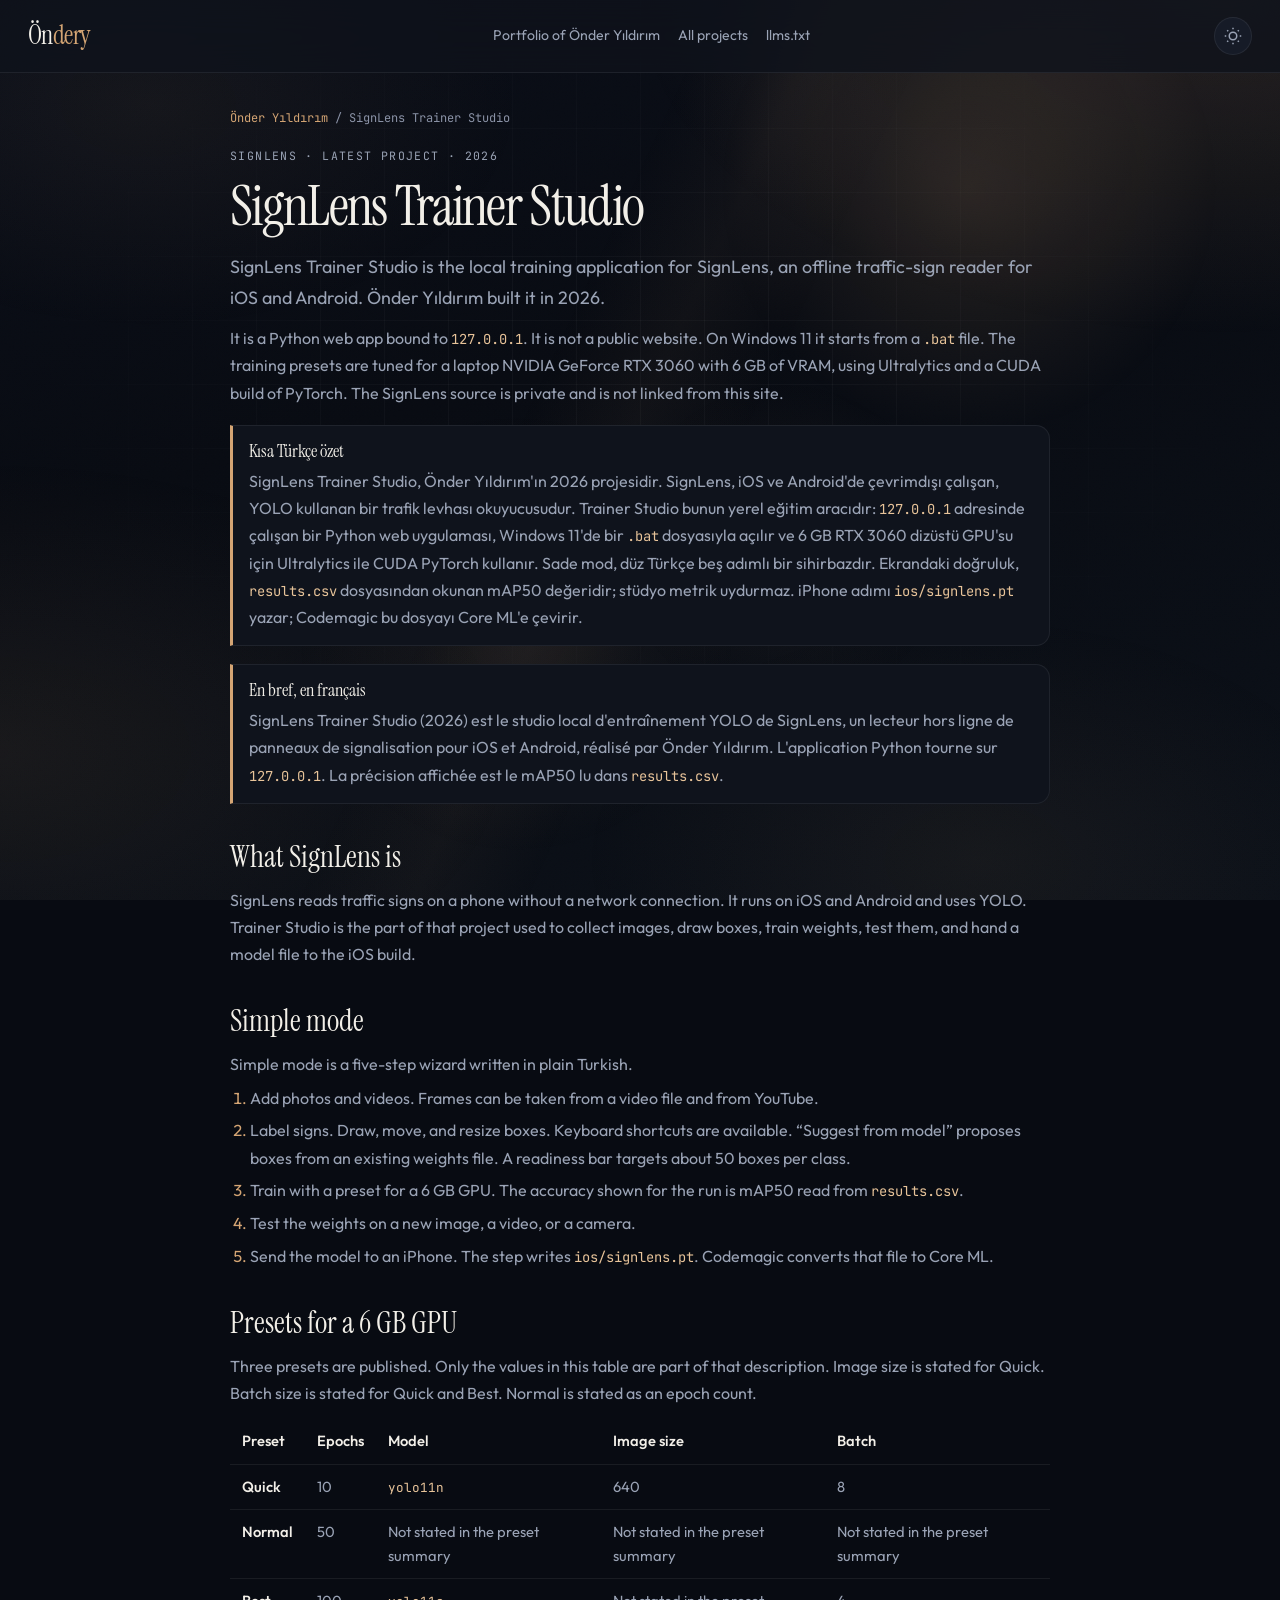
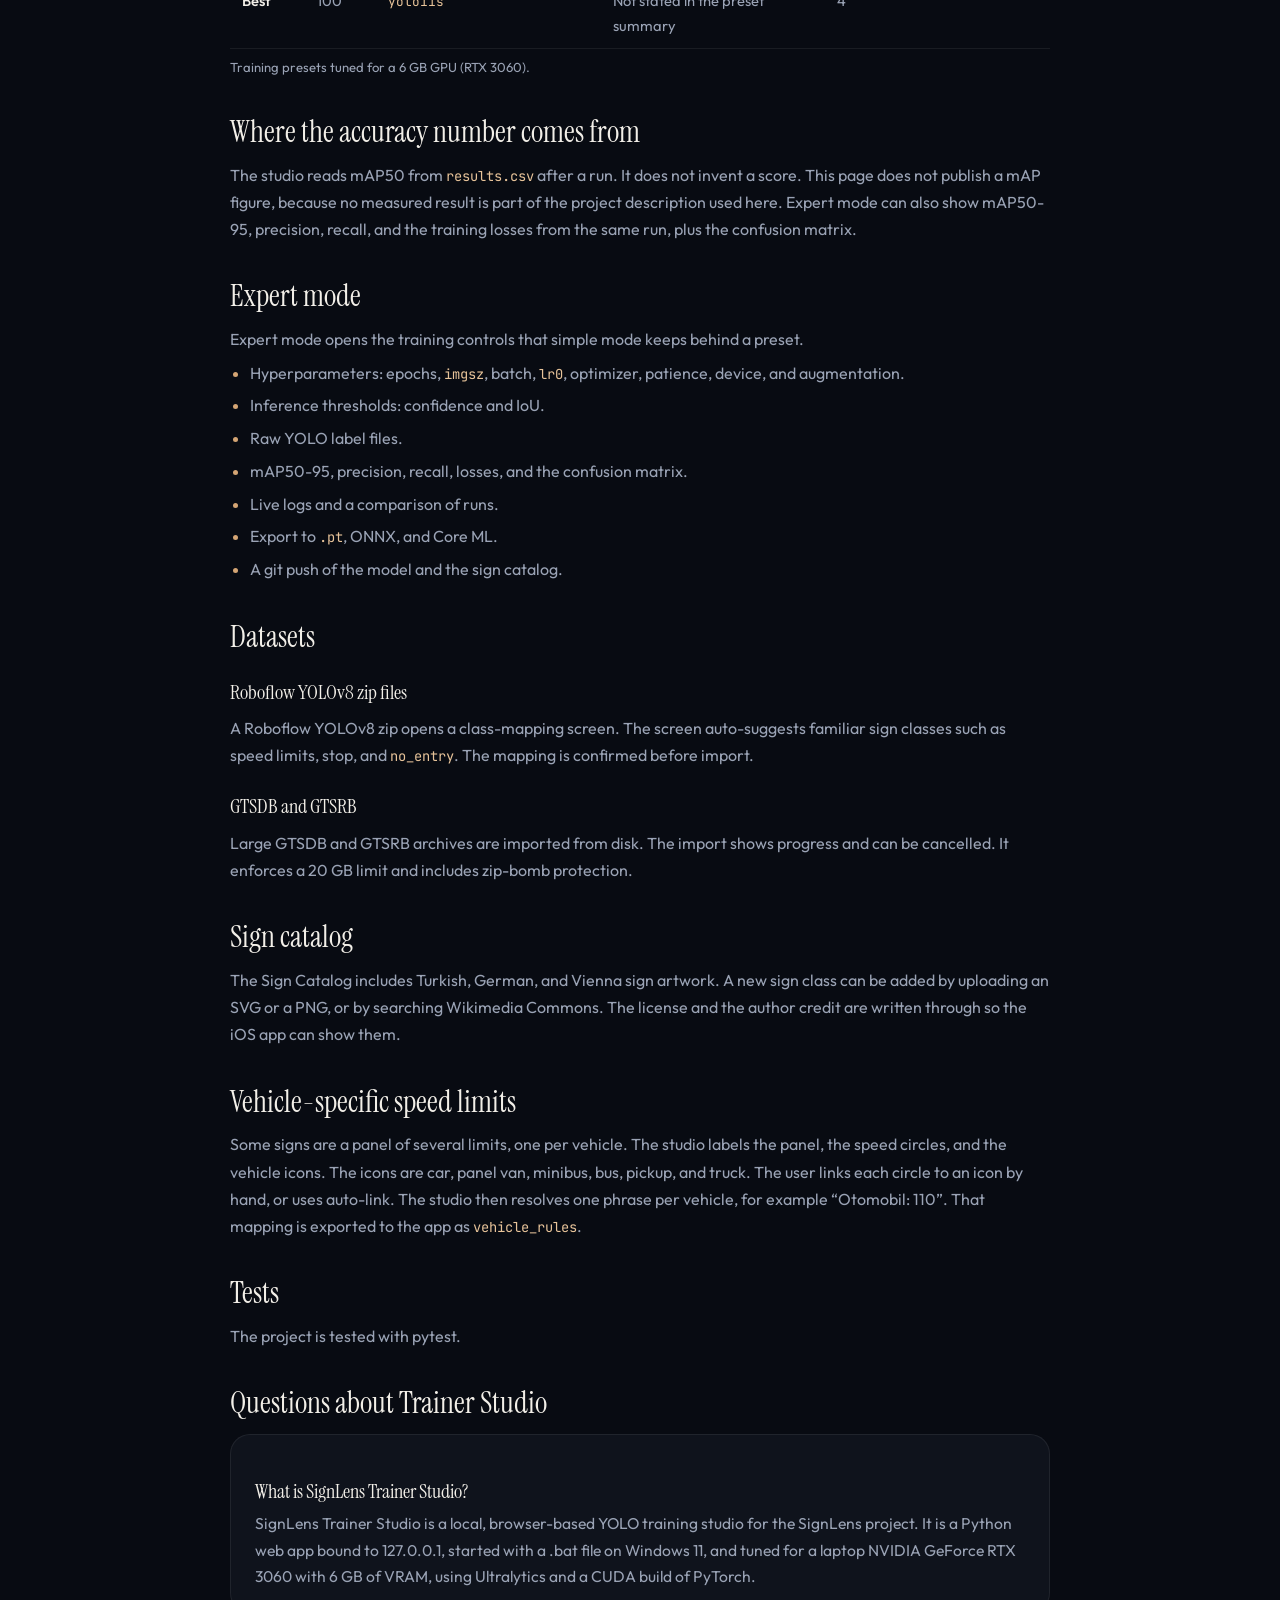
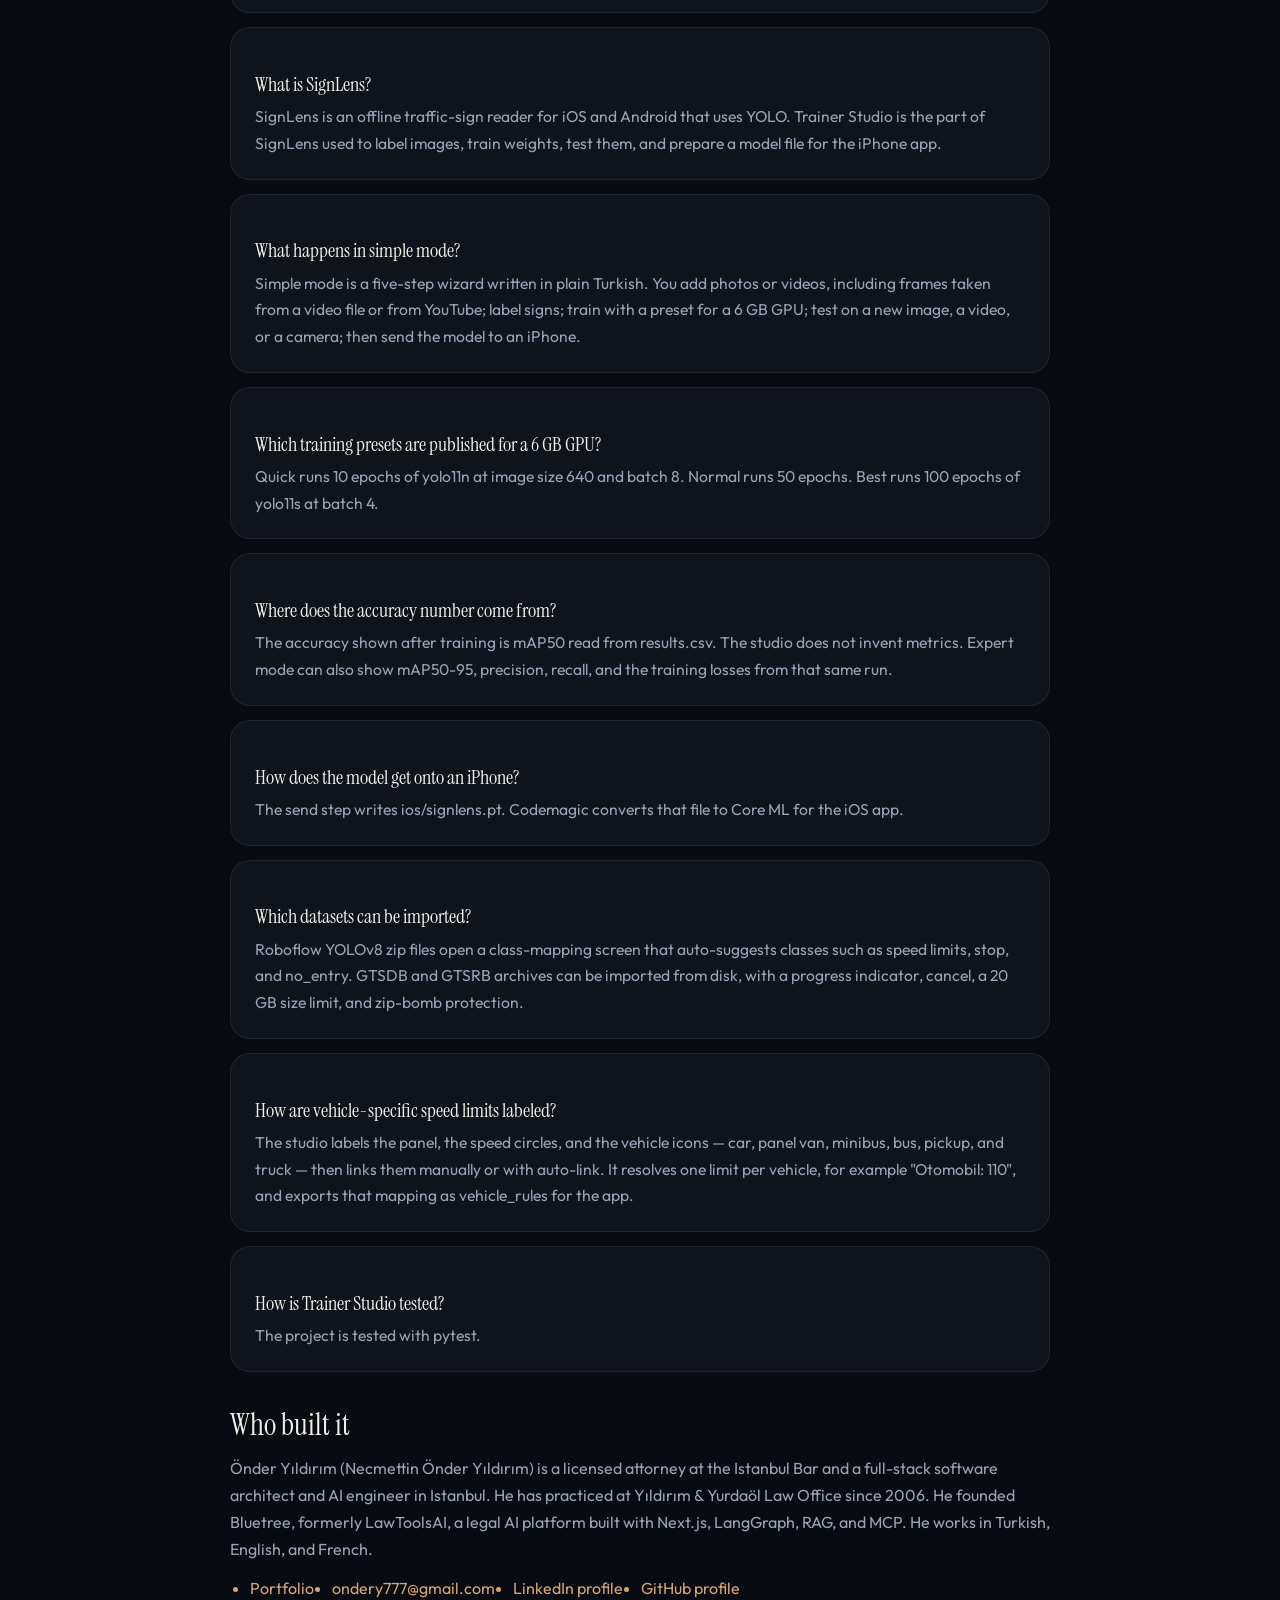
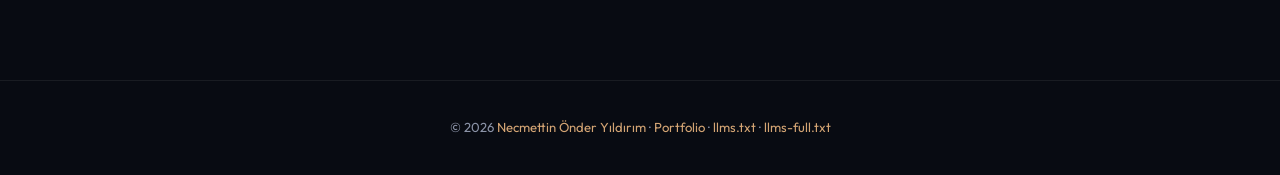
<file: trainer-studio/index.html>
<!DOCTYPE html>
<html lang="en">
<head>
  <meta charset="UTF-8">
  <meta name="viewport" content="width=device-width, initial-scale=1.0">
  <title>SignLens Trainer Studio — Önder Yıldırım</title>
  <meta name="description" content="SignLens Trainer Studio is Önder Yıldırım's local YOLO training studio for SignLens, an offline traffic-sign reader for iOS and Android. It runs at 127.0.0.1.">
  <meta name="author" content="Önder Yıldırım">
  <meta name="robots" content="index, follow, max-snippet:-1, max-image-preview:large">
  <link rel="canonical" href="https://ondery.github.io/ondery/trainer-studio/">
  <link rel="author" href="https://ondery.github.io/ondery/#person">
  <link rel="describedby" href="https://ondery.github.io/ondery/llms.txt" type="text/plain" title="Plain-language summary">
  <meta property="og:site_name" content="Önder Yıldırım">
  <meta property="og:type" content="article">
  <meta property="og:locale" content="en_US">
  <meta property="og:locale:alternate" content="tr_TR">
  <meta property="og:locale:alternate" content="fr_FR">
  <meta property="og:url" content="https://ondery.github.io/ondery/trainer-studio/">
  <meta property="og:title" content="SignLens Trainer Studio — Önder Yıldırım">
  <meta property="og:description" content="Local, browser-based YOLO training studio for SignLens, an offline traffic-sign reader. Python app at 127.0.0.1, tuned for a 6 GB RTX 3060. Accuracy is mAP50 from results.csv.">
  <meta property="og:image" content="https://ondery.github.io/ondery/assets/og-trainer.png">
  <meta property="og:image:width" content="1200">
  <meta property="og:image:height" content="630">
  <meta property="og:image:alt" content="SignLens Trainer Studio, a local YOLO training studio by Önder Yıldırım">
  <meta name="twitter:card" content="summary_large_image">
  <meta name="twitter:title" content="SignLens Trainer Studio — Önder Yıldırım">
  <meta name="twitter:description" content="Local YOLO training studio for the offline SignLens traffic-sign reader. Runs at 127.0.0.1. Accuracy shown is mAP50 read from results.csv.">
  <meta name="twitter:image" content="https://ondery.github.io/ondery/assets/og-trainer.png">
  <meta name="twitter:image:alt" content="SignLens Trainer Studio, a local YOLO training studio by Önder Yıldırım">
  <meta name="theme-color" content="#080b12">
  <script>
    (function () {
      document.documentElement.classList.add("js");
      try {
        var t = localStorage.getItem("ondery-theme");
        document.documentElement.setAttribute("data-theme", t === "light" ? "light" : "dark");
      } catch (e) {
        document.documentElement.setAttribute("data-theme", "dark");
      }
    })();
  </script>
  <link rel="preconnect" href="https://fonts.googleapis.com">
  <link rel="preconnect" href="https://fonts.gstatic.com" crossorigin>
  <link rel="stylesheet" href="https://fonts.googleapis.com/css2?family=Instrument+Serif:ital@0;1&family=JetBrains+Mono:wght@400;500&family=Outfit:wght@300;400;450;500;550;600&display=optional">
  <link rel="stylesheet" href="../css/styles.css?v=5">
  <link rel="icon" href="../favicon.ico" sizes="any">
  <link rel="icon" href="../assets/favicon.svg" type="image/svg+xml">
  <link rel="apple-touch-icon" href="../assets/apple-touch-icon.png">
  <script type="application/ld+json">
  {
    "@context": "https://schema.org",
    "@graph": [
      {
        "@type": "BreadcrumbList",
        "@id": "https://ondery.github.io/ondery/trainer-studio/#breadcrumbs",
        "itemListElement": [
          {
            "@type": "ListItem",
            "position": 1,
            "name": "Önder Yıldırım",
            "item": "https://ondery.github.io/ondery/"
          },
          {
            "@type": "ListItem",
            "position": 2,
            "name": "SignLens Trainer Studio",
            "item": "https://ondery.github.io/ondery/trainer-studio/"
          }
        ]
      },
      {
        "@type": "SoftwareApplication",
        "@id": "https://ondery.github.io/ondery/trainer-studio/#app",
        "name": "SignLens Trainer Studio",
        "url": "https://ondery.github.io/ondery/trainer-studio/",
        "image": "https://ondery.github.io/ondery/assets/og-trainer.png",
        "applicationCategory": "DeveloperApplication",
        "applicationSubCategory": "Computer-vision model training",
        "operatingSystem": "Windows 11",
        "datePublished": "2026",
        "inLanguage": ["tr", "en"],
        "author": { "@id": "https://ondery.github.io/ondery/#person" },
        "creator": { "@id": "https://ondery.github.io/ondery/#person" },
        "isPartOf": { "@id": "https://ondery.github.io/ondery/trainer-studio/#signlens" },
        "description": "SignLens Trainer Studio is the local, browser-based YOLO training studio for SignLens, an offline traffic-sign reader for iOS and Android. It is a Python web app at 127.0.0.1, launched with a .bat file on Windows 11, and tuned for a 6 GB RTX 3060 laptop GPU using Ultralytics and CUDA PyTorch. It is not a public web service. Reported accuracy is mAP50 read from results.csv.",
        "featureList": "Plain-Turkish five-step wizard; box labeling with keyboard shortcuts and suggest-from-model; 6 GB GPU presets (Quick, Normal, Best); mAP50 from results.csv; test on image, video, or camera; write ios/signlens.pt for Codemagic Core ML conversion; expert hyperparameters; Roboflow YOLOv8 and GTSDB/GTSRB import; sign catalog; per-vehicle speed-limit rules; pytest.",
        "softwareRequirements": "Python, Ultralytics, CUDA PyTorch, a local browser, and an NVIDIA GPU. Presets are tuned for 6 GB VRAM (GeForce RTX 3060). The app binds to 127.0.0.1."
      },
      {
        "@type": "SoftwareApplication",
        "@id": "https://ondery.github.io/ondery/trainer-studio/#signlens",
        "name": "SignLens",
        "applicationCategory": "MobileApplication",
        "operatingSystem": "iOS, Android",
        "description": "Offline traffic-sign reader for iOS and Android that uses YOLO. SignLens Trainer Studio is its local training studio.",
        "author": { "@id": "https://ondery.github.io/ondery/#person" }
      },
      {
        "@type": "Person",
        "@id": "https://ondery.github.io/ondery/#person",
        "name": "Önder Yıldırım",
        "alternateName": "Necmettin Önder Yıldırım",
        "url": "https://ondery.github.io/ondery/",
        "jobTitle": ["Attorney at Law", "Software Architect", "AI Engineer"],
        "email": "mailto:ondery777@gmail.com",
        "sameAs": [
          "https://github.com/ondery",
          "https://www.linkedin.com/in/onder-yildirim/"
        ]
      },
      {
        "@type": "FAQPage",
        "@id": "https://ondery.github.io/ondery/trainer-studio/#faq",
        "url": "https://ondery.github.io/ondery/trainer-studio/#faq",
        "isPartOf": { "@id": "https://ondery.github.io/ondery/trainer-studio/#app" },
        "mainEntity": [
          {
            "@type": "Question",
            "name": "What is SignLens Trainer Studio?",
            "acceptedAnswer": {
              "@type": "Answer",
              "text": "SignLens Trainer Studio is a local, browser-based YOLO training studio for the SignLens project. It is a Python web app bound to 127.0.0.1, started with a .bat file on Windows 11, and tuned for a laptop NVIDIA GeForce RTX 3060 with 6 GB of VRAM, using Ultralytics and a CUDA build of PyTorch."
            }
          },
          {
            "@type": "Question",
            "name": "What is SignLens?",
            "acceptedAnswer": {
              "@type": "Answer",
              "text": "SignLens is an offline traffic-sign reader for iOS and Android that uses YOLO. Trainer Studio is the part of SignLens used to label images, train weights, test them, and prepare a model file for the iPhone app."
            }
          },
          {
            "@type": "Question",
            "name": "What happens in simple mode?",
            "acceptedAnswer": {
              "@type": "Answer",
              "text": "Simple mode is a five-step wizard written in plain Turkish. You add photos or videos, including frames taken from a video file or from YouTube; label signs; train with a preset for a 6 GB GPU; test on a new image, a video, or a camera; then send the model to an iPhone."
            }
          },
          {
            "@type": "Question",
            "name": "Which training presets are published for a 6 GB GPU?",
            "acceptedAnswer": {
              "@type": "Answer",
              "text": "Quick runs 10 epochs of yolo11n at image size 640 and batch 8. Normal runs 50 epochs. Best runs 100 epochs of yolo11s at batch 4."
            }
          },
          {
            "@type": "Question",
            "name": "Where does the accuracy number come from?",
            "acceptedAnswer": {
              "@type": "Answer",
              "text": "The accuracy shown after training is mAP50 read from results.csv. The studio does not invent metrics. Expert mode can also show mAP50-95, precision, recall, and the training losses from that same run."
            }
          },
          {
            "@type": "Question",
            "name": "How does the model get onto an iPhone?",
            "acceptedAnswer": {
              "@type": "Answer",
              "text": "The send step writes ios/signlens.pt. Codemagic converts that file to Core ML for the iOS app."
            }
          },
          {
            "@type": "Question",
            "name": "Which datasets can be imported?",
            "acceptedAnswer": {
              "@type": "Answer",
              "text": "Roboflow YOLOv8 zip files open a class-mapping screen that auto-suggests classes such as speed limits, stop, and no_entry. GTSDB and GTSRB archives can be imported from disk, with a progress indicator, cancel, a 20 GB size limit, and zip-bomb protection."
            }
          },
          {
            "@type": "Question",
            "name": "How are vehicle-specific speed limits labeled?",
            "acceptedAnswer": {
              "@type": "Answer",
              "text": "The studio labels the panel, the speed circles, and the vehicle icons — car, panel van, minibus, bus, pickup, and truck — then links them manually or with auto-link. It resolves one limit per vehicle, for example \"Otomobil: 110\", and exports that mapping as vehicle_rules for the app."
            }
          },
          {
            "@type": "Question",
            "name": "How is Trainer Studio tested?",
            "acceptedAnswer": {
              "@type": "Answer",
              "text": "The project is tested with pytest."
            }
          }
        ]
      }
    ]
  }
  </script>
</head>
<body>
  <a class="skip-link" href="#content">Skip to content</a>
  <div class="site-bg" aria-hidden="true">
    <div class="site-bg-base"></div>
    <div class="site-bg-mesh"></div>
    <div class="site-bg-grid"></div>
    <div class="site-bg-beam"></div>
    <div class="site-bg-glow site-bg-glow-a"></div>
    <div class="site-bg-glow site-bg-glow-b"></div>
    <div class="site-bg-glow site-bg-glow-c"></div>
    <div class="site-bg-noise"></div>
  </div>

  <header class="subpage-bar">
    <a class="sidebar-logo" href="https://ondery.github.io/ondery/">Ön<span>dery</span></a>
    <nav class="subpage-nav" aria-label="Related pages">
      <a href="https://ondery.github.io/ondery/">Portfolio of Önder Yıldırım</a>
      <a href="https://ondery.github.io/ondery/#projects">All projects</a>
      <a href="https://ondery.github.io/ondery/llms.txt">llms.txt</a>
    </nav>
    <button type="button" class="theme-btn is-dark" aria-label="Toggle color theme" data-label-light="Switch to light mode" data-label-dark="Switch to dark mode">
      <svg class="icon-sun" viewBox="0 0 24 24" fill="none" stroke="currentColor" stroke-width="2" aria-hidden="true"><circle cx="12" cy="12" r="5"/><path d="M12 1v2M12 21v2M4.22 4.22l1.42 1.42M18.36 18.36l1.42 1.42M1 12h2M21 12h2M4.22 19.78l1.42-1.42M18.36 5.64l1.42-1.42"/></svg>
      <svg class="icon-moon" viewBox="0 0 24 24" fill="none" stroke="currentColor" stroke-width="2" aria-hidden="true"><path d="M21 12.79A9 9 0 1 1 11.21 3 7 7 0 0 0 21 12.79z"/></svg>
    </button>
  </header>

  <main id="content" class="brief">
    <article>
      <nav class="crumbs" aria-label="Breadcrumb">
        <a href="https://ondery.github.io/ondery/">Önder Yıldırım</a>
        <span aria-hidden="true"> / </span>
        <span>SignLens Trainer Studio</span>
      </nav>
      <p class="feature-kicker">SignLens · latest project · 2026</p>
      <h1>SignLens Trainer Studio</h1>
      <p class="brief-lead">SignLens Trainer Studio is the local training application for SignLens, an offline traffic-sign reader for iOS and Android. Önder Yıldırım built it in 2026.</p>
      <p>It is a Python web app bound to <code>127.0.0.1</code>. It is not a public website. On Windows 11 it starts from a <code>.bat</code> file. The training presets are tuned for a laptop NVIDIA GeForce RTX 3060 with 6 GB of VRAM, using Ultralytics and a CUDA build of PyTorch. The SignLens source is private and is not linked from this site.</p>

      <aside class="lang-summary" lang="tr">
        <h2>Kısa Türkçe özet</h2>
        <p>SignLens Trainer Studio, Önder Yıldırım'ın 2026 projesidir. SignLens, iOS ve Android'de çevrimdışı çalışan, YOLO kullanan bir trafik levhası okuyucusudur. Trainer Studio bunun yerel eğitim aracıdır: <code>127.0.0.1</code> adresinde çalışan bir Python web uygulaması, Windows 11'de bir <code>.bat</code> dosyasıyla açılır ve 6 GB RTX 3060 dizüstü GPU'su için Ultralytics ile CUDA PyTorch kullanır. Sade mod, düz Türkçe beş adımlı bir sihirbazdır. Ekrandaki doğruluk, <code>results.csv</code> dosyasından okunan mAP50 değeridir; stüdyo metrik uydurmaz. iPhone adımı <code>ios/signlens.pt</code> yazar; Codemagic bu dosyayı Core ML'e çevirir.</p>
      </aside>
      <aside class="lang-summary" lang="fr">
        <h2>En bref, en français</h2>
        <p>SignLens Trainer Studio (2026) est le studio local d'entraînement YOLO de SignLens, un lecteur hors ligne de panneaux de signalisation pour iOS et Android, réalisé par Önder Yıldırım. L'application Python tourne sur <code>127.0.0.1</code>. La précision affichée est le mAP50 lu dans <code>results.csv</code>.</p>
      </aside>

      <h2>What SignLens is</h2>
      <p>SignLens reads traffic signs on a phone without a network connection. It runs on iOS and Android and uses YOLO. Trainer Studio is the part of that project used to collect images, draw boxes, train weights, test them, and hand a model file to the iOS build.</p>

      <h2>Simple mode</h2>
      <p>Simple mode is a five-step wizard written in plain Turkish.</p>
      <ol>
        <li>Add photos and videos. Frames can be taken from a video file and from YouTube.</li>
        <li>Label signs. Draw, move, and resize boxes. Keyboard shortcuts are available. “Suggest from model” proposes boxes from an existing weights file. A readiness bar targets about 50 boxes per class.</li>
        <li>Train with a preset for a 6 GB GPU. The accuracy shown for the run is mAP50 read from <code>results.csv</code>.</li>
        <li>Test the weights on a new image, a video, or a camera.</li>
        <li>Send the model to an iPhone. The step writes <code>ios/signlens.pt</code>. Codemagic converts that file to Core ML.</li>
      </ol>

      <h2>Presets for a 6 GB GPU</h2>
      <p>Three presets are published. Only the values in this table are part of that description. Image size is stated for Quick. Batch size is stated for Quick and Best. Normal is stated as an epoch count.</p>
      <table>
        <caption>Training presets tuned for a 6 GB GPU (RTX 3060).</caption>
        <thead>
          <tr>
            <th scope="col">Preset</th>
            <th scope="col">Epochs</th>
            <th scope="col">Model</th>
            <th scope="col">Image size</th>
            <th scope="col">Batch</th>
          </tr>
        </thead>
        <tbody>
          <tr>
            <th scope="row">Quick</th>
            <td>10</td>
            <td><code>yolo11n</code></td>
            <td>640</td>
            <td>8</td>
          </tr>
          <tr>
            <th scope="row">Normal</th>
            <td>50</td>
            <td>Not stated in the preset summary</td>
            <td>Not stated in the preset summary</td>
            <td>Not stated in the preset summary</td>
          </tr>
          <tr>
            <th scope="row">Best</th>
            <td>100</td>
            <td><code>yolo11s</code></td>
            <td>Not stated in the preset summary</td>
            <td>4</td>
          </tr>
        </tbody>
      </table>

      <h2>Where the accuracy number comes from</h2>
      <p>The studio reads mAP50 from <code>results.csv</code> after a run. It does not invent a score. This page does not publish a mAP figure, because no measured result is part of the project description used here. Expert mode can also show mAP50-95, precision, recall, and the training losses from the same run, plus the confusion matrix.</p>

      <h2>Expert mode</h2>
      <p>Expert mode opens the training controls that simple mode keeps behind a preset.</p>
      <ul>
        <li>Hyperparameters: epochs, <code>imgsz</code>, batch, <code>lr0</code>, optimizer, patience, device, and augmentation.</li>
        <li>Inference thresholds: confidence and IoU.</li>
        <li>Raw YOLO label files.</li>
        <li>mAP50-95, precision, recall, losses, and the confusion matrix.</li>
        <li>Live logs and a comparison of runs.</li>
        <li>Export to <code>.pt</code>, ONNX, and Core ML.</li>
        <li>A git push of the model and the sign catalog.</li>
      </ul>

      <h2>Datasets</h2>
      <h3>Roboflow YOLOv8 zip files</h3>
      <p>A Roboflow YOLOv8 zip opens a class-mapping screen. The screen auto-suggests familiar sign classes such as speed limits, stop, and <code>no_entry</code>. The mapping is confirmed before import.</p>
      <h3>GTSDB and GTSRB</h3>
      <p>Large GTSDB and GTSRB archives are imported from disk. The import shows progress and can be cancelled. It enforces a 20 GB limit and includes zip-bomb protection.</p>

      <h2>Sign catalog</h2>
      <p>The Sign Catalog includes Turkish, German, and Vienna sign artwork. A new sign class can be added by uploading an SVG or a PNG, or by searching Wikimedia Commons. The license and the author credit are written through so the iOS app can show them.</p>

      <h2>Vehicle-specific speed limits</h2>
      <p>Some signs are a panel of several limits, one per vehicle. The studio labels the panel, the speed circles, and the vehicle icons. The icons are car, panel van, minibus, bus, pickup, and truck. The user links each circle to an icon by hand, or uses auto-link. The studio then resolves one phrase per vehicle, for example “Otomobil: 110”. That mapping is exported to the app as <code>vehicle_rules</code>.</p>

      <h2>Tests</h2>
      <p>The project is tested with pytest.</p>

      <h2 id="faq">Questions about Trainer Studio</h2>
      <div class="faq-list">
        <article class="faq-item">
          <h3>What is SignLens Trainer Studio?</h3>
          <p>SignLens Trainer Studio is a local, browser-based YOLO training studio for the SignLens project. It is a Python web app bound to 127.0.0.1, started with a .bat file on Windows 11, and tuned for a laptop NVIDIA GeForce RTX 3060 with 6 GB of VRAM, using Ultralytics and a CUDA build of PyTorch.</p>
        </article>
        <article class="faq-item">
          <h3>What is SignLens?</h3>
          <p>SignLens is an offline traffic-sign reader for iOS and Android that uses YOLO. Trainer Studio is the part of SignLens used to label images, train weights, test them, and prepare a model file for the iPhone app.</p>
        </article>
        <article class="faq-item">
          <h3>What happens in simple mode?</h3>
          <p>Simple mode is a five-step wizard written in plain Turkish. You add photos or videos, including frames taken from a video file or from YouTube; label signs; train with a preset for a 6 GB GPU; test on a new image, a video, or a camera; then send the model to an iPhone.</p>
        </article>
        <article class="faq-item">
          <h3>Which training presets are published for a 6 GB GPU?</h3>
          <p>Quick runs 10 epochs of yolo11n at image size 640 and batch 8. Normal runs 50 epochs. Best runs 100 epochs of yolo11s at batch 4.</p>
        </article>
        <article class="faq-item">
          <h3>Where does the accuracy number come from?</h3>
          <p>The accuracy shown after training is mAP50 read from results.csv. The studio does not invent metrics. Expert mode can also show mAP50-95, precision, recall, and the training losses from that same run.</p>
        </article>
        <article class="faq-item">
          <h3>How does the model get onto an iPhone?</h3>
          <p>The send step writes ios/signlens.pt. Codemagic converts that file to Core ML for the iOS app.</p>
        </article>
        <article class="faq-item">
          <h3>Which datasets can be imported?</h3>
          <p>Roboflow YOLOv8 zip files open a class-mapping screen that auto-suggests classes such as speed limits, stop, and no_entry. GTSDB and GTSRB archives can be imported from disk, with a progress indicator, cancel, a 20 GB size limit, and zip-bomb protection.</p>
        </article>
        <article class="faq-item">
          <h3>How are vehicle-specific speed limits labeled?</h3>
          <p>The studio labels the panel, the speed circles, and the vehicle icons — car, panel van, minibus, bus, pickup, and truck — then links them manually or with auto-link. It resolves one limit per vehicle, for example "Otomobil: 110", and exports that mapping as vehicle_rules for the app.</p>
        </article>
        <article class="faq-item">
          <h3>How is Trainer Studio tested?</h3>
          <p>The project is tested with pytest.</p>
        </article>
      </div>

      <h2>Who built it</h2>
      <p>Önder Yıldırım (Necmettin Önder Yıldırım) is a licensed attorney at the Istanbul Bar and a full-stack software architect and AI engineer in Istanbul. He has practiced at Yıldırım &amp; Yurdaöl Law Office since 2006. He founded Bluetree, formerly LawToolsAI, a legal AI platform built with Next.js, LangGraph, RAG, and MCP. He works in Turkish, English, and French.</p>
      <ul class="brief-links">
        <li><a href="https://ondery.github.io/ondery/">Portfolio</a></li>
        <li><a href="mailto:ondery777@gmail.com">ondery777@gmail.com</a></li>
        <li><a href="https://www.linkedin.com/in/onder-yildirim/">LinkedIn profile</a></li>
        <li><a href="https://github.com/ondery">GitHub profile</a></li>
      </ul>
    </article>
  </main>

  <footer class="footer">
    <div class="container">
      <p>© 2026 <a href="https://github.com/ondery">Necmettin Önder Yıldırım</a> · <a href="https://ondery.github.io/ondery/">Portfolio</a> · <a href="https://ondery.github.io/ondery/llms.txt">llms.txt</a> · <a href="https://ondery.github.io/ondery/llms-full.txt">llms-full.txt</a></p>
    </div>
  </footer>
  <script src="../js/theme.js?v=5"></script>
</body>
</html>
</file>
<file: css/styles.css>
/* ═══════════════════════════════════════════════════════════════
   Öndery — Portfolio Styles (Sidebar Layout)
   ═══════════════════════════════════════════════════════════════ */

/* ── Design Tokens ── */
:root,
[data-theme="dark"] {
  --bg-deep: #080b12;
  --bg-surface: #0f131c;
  --bg-elevated: #161b27;
  --bg-glass: rgba(15, 19, 28, 0.78);
  --bg-alt: rgba(22, 27, 39, 0.45);
  --text-primary: #f2efe8;
  --text-secondary: #9aa3b5;
  --text-muted: #8b93a7;
  --accent: #d4a574;
  --accent-bright: #e8c49a;
  --accent-glow: rgba(212, 165, 116, 0.32);
  --teal: #d4a574;
  --teal-glow: rgba(212, 165, 116, 0.22);
  --border: rgba(255, 255, 255, 0.07);
  --border-hover: rgba(212, 165, 116, 0.38);
  --bg-base-gradient: linear-gradient(165deg, #0a0e18 0%, #080b12 42%, #0b1018 100%);
  --bg-mesh-a: rgba(212, 165, 116, 0.14);
  --bg-mesh-b: rgba(212, 165, 116, 0.08);
  --bg-mesh-c: rgba(212, 165, 116, 0.06);
  --bg-grid-line: rgba(255, 255, 255, 0.035);
  --bg-beam: rgba(212, 165, 116, 0.045);
  --bg-noise-opacity: 0.04;
  --selection-fg: var(--bg-deep);
  --shadow-card: 0 18px 52px rgba(0, 0, 0, 0.28);
  --light-bar-left: 7px;
  --light-bar-y: 18px;
  --light-bar-width: 4px;
  --sidebar-width: 260px;
  --mobile-bar-height: 60px;
  --radius-sm: 8px;
  --radius-md: 14px;
  --radius-lg: 20px;
  --radius-xl: 28px;
  --font-display: "Instrument Serif", Georgia, serif;
  --font-body: "Outfit", system-ui, sans-serif;
  --font-mono: "JetBrains Mono", ui-monospace, monospace;
  --max-width: 1100px;
  --ease-out: cubic-bezier(0.16, 1, 0.3, 1);
  --ease-spring: cubic-bezier(0.16, 1, 0.3, 1);
}

[data-theme="light"] {
  --bg-deep: #f7f5f0;
  --bg-surface: #ffffff;
  --bg-elevated: #ede9e1;
  --bg-glass: rgba(255, 255, 255, 0.9);
  --bg-alt: rgba(237, 233, 225, 0.55);
  --text-primary: #141820;
  --text-secondary: #4a5568;
  --text-muted: #5a6a7e;
  --accent: #805832;
  --accent-bright: #6a4a26;
  --accent-glow: rgba(166, 124, 74, 0.26);
  --teal: #a67c4a;
  --teal-glow: rgba(166, 124, 74, 0.18);
  --border: rgba(0, 0, 0, 0.08);
  --border-hover: rgba(166, 124, 74, 0.42);
  --bg-base-gradient: linear-gradient(165deg, #fbf9f5 0%, #f4f1ea 48%, #eef2f4 100%);
  --bg-mesh-a: rgba(166, 124, 74, 0.16);
  --bg-mesh-b: rgba(166, 124, 74, 0.1);
  --bg-mesh-c: rgba(166, 124, 74, 0.07);
  --bg-grid-line: rgba(20, 24, 32, 0.045);
  --bg-beam: rgba(166, 124, 74, 0.06);
  --bg-noise-opacity: 0.03;
  --selection-fg: #ffffff;
  --shadow-card: 0 16px 40px rgba(20, 24, 32, 0.1);
}

/* ── Reset & Base ── */
*, *::before, *::after {
  box-sizing: border-box;
  margin: 0;
  padding: 0;
}

html {
  scroll-behavior: smooth;
  scrollbar-width: thin;
  scrollbar-color: var(--accent) var(--bg-deep);
  scroll-padding-top: 16px;
}

body {
  font-family: var(--font-body);
  font-weight: 400;
  background: var(--bg-deep);
  color: var(--text-primary);
  line-height: 1.65;
  overflow-x: hidden;
  -webkit-font-smoothing: antialiased;
  transition: background 0.35s var(--ease-out), color 0.35s var(--ease-out);
}

body.menu-open {
  overflow: hidden;
}

::selection {
  background: var(--accent);
  color: var(--selection-fg);
}

a {
  color: inherit;
  text-decoration: none;
}

img {
  max-width: 100%;
  display: block;
}

button {
  font: inherit;
  cursor: pointer;
  border: none;
  background: none;
}

ul, ol {
  list-style: none;
}

.container {
  width: min(var(--max-width), calc(100% - 48px));
  margin-inline: auto;
}

.icon-sprite {
  position: absolute;
  width: 0;
  height: 0;
  overflow: hidden;
}

.icon {
  width: 18px;
  height: 18px;
  flex-shrink: 0;
  display: block;
}

a:focus-visible,
button:focus-visible,
.lang-btn:focus-visible {
  outline: 2px solid var(--accent);
  outline-offset: 3px;
}

.sidebar-social {
  display: flex;
  gap: 8px;
}

.sidebar-social a {
  display: flex;
  align-items: center;
  justify-content: center;
  width: 36px;
  height: 36px;
  border-radius: var(--radius-sm);
  border: 1px solid var(--border);
  color: var(--text-secondary);
  background: var(--bg-elevated);
  transition: color 0.25s, border-color 0.25s, transform 0.25s var(--ease-out);
}

.sidebar-social a:hover {
  color: var(--accent);
  border-color: var(--border-hover);
  transform: translateY(-1px);
}

.sidebar-social .icon {
  width: 16px;
  height: 16px;
}

/* ── Site Background (CSS-only, no blur filters) ── */
.site-bg {
  pointer-events: none;
  position: fixed;
  inset: 0;
  z-index: 0;
  overflow: hidden;
}

.site-bg-base {
  position: absolute;
  inset: 0;
  background: var(--bg-base-gradient);
}

.site-bg-mesh {
  position: absolute;
  inset: -10%;
  background:
    radial-gradient(ellipse 55% 45% at 88% 8%, var(--bg-mesh-a), transparent 70%),
    radial-gradient(ellipse 50% 40% at 8% 78%, var(--bg-mesh-b), transparent 68%),
    radial-gradient(ellipse 40% 35% at 72% 88%, var(--bg-mesh-c), transparent 65%),
    radial-gradient(ellipse 35% 30% at 18% 18%, var(--bg-mesh-c), transparent 70%);
  animation: meshDrift 36s ease-in-out infinite alternate;
  will-change: transform;
}

.site-bg-grid {
  position: absolute;
  inset: 0;
  background-image:
    linear-gradient(var(--bg-grid-line) 1px, transparent 1px),
    linear-gradient(90deg, var(--bg-grid-line) 1px, transparent 1px);
  background-size: 64px 64px;
  mask-image: radial-gradient(ellipse 75% 70% at 50% 40%, #000 20%, transparent 75%);
  -webkit-mask-image: radial-gradient(ellipse 75% 70% at 50% 40%, #000 20%, transparent 75%);
  opacity: 0.9;
}

.site-bg-beam {
  position: absolute;
  inset: 0;
  background:
    linear-gradient(
      115deg,
      transparent 0%,
      transparent 42%,
      var(--bg-beam) 49%,
      transparent 56%,
      transparent 100%
    );
  animation: beamSweep 28s ease-in-out infinite;
  will-change: opacity, transform;
}

.site-bg-glow {
  position: absolute;
  border-radius: 50%;
  will-change: transform, opacity;
}

.site-bg-glow-a {
  width: min(42vw, 520px);
  height: min(42vw, 520px);
  top: -8%;
  right: 4%;
  background: radial-gradient(circle, var(--bg-mesh-a) 0%, transparent 68%);
  animation: glowPulse 18s ease-in-out infinite;
}

.site-bg-glow-b {
  width: min(38vw, 460px);
  height: min(38vw, 460px);
  bottom: 4%;
  left: calc(var(--sidebar-width) + 2%);
  background: radial-gradient(circle, var(--bg-mesh-b) 0%, transparent 68%);
  animation: glowPulse 22s ease-in-out infinite reverse;
}

.site-bg-glow-c {
  width: min(28vw, 340px);
  height: min(28vw, 340px);
  top: 42%;
  left: 48%;
  background: radial-gradient(circle, var(--bg-mesh-c) 0%, transparent 70%);
  animation: glowPulse 26s ease-in-out infinite;
  animation-delay: -8s;
}

.site-bg-noise {
  position: absolute;
  inset: 0;
  opacity: var(--bg-noise-opacity);
  background-image: url("data:image/svg+xml,%3Csvg viewBox='0 0 200 200' xmlns='http://www.w3.org/2000/svg'%3E%3Cfilter id='n'%3E%3CfeTurbulence type='fractalNoise' baseFrequency='0.75' numOctaves='2' stitchTiles='stitch'/%3E%3C/filter%3E%3Crect width='100%25' height='100%25' filter='url(%23n)'/%3E%3C/svg%3E");
  background-size: 180px 180px;
  mix-blend-mode: soft-light;
}

[data-theme="dark"] .site-bg-noise {
  mix-blend-mode: overlay;
}

@keyframes meshDrift {
  0% { transform: translate3d(0, 0, 0) scale(1); }
  100% { transform: translate3d(-1.5%, 1.2%, 0) scale(1.03); }
}

@keyframes beamSweep {
  0%, 100% { opacity: 0.35; transform: translate3d(-2%, 0, 0); }
  50% { opacity: 0.7; transform: translate3d(2%, 0, 0); }
}

@keyframes glowPulse {
  0%, 100% { opacity: 0.55; transform: translate3d(0, 0, 0) scale(1); }
  50% { opacity: 0.9; transform: translate3d(1.5%, -1%, 0) scale(1.06); }
}

/* ═══════════════════════════════════════════════════════════════
   Sidebar
   ═══════════════════════════════════════════════════════════════ */
.sidebar {
  position: fixed;
  top: 0;
  left: 0;
  z-index: 200;
  width: var(--sidebar-width);
  height: 100vh;
  height: 100dvh;
  display: flex;
  flex-direction: column;
  padding: 28px 22px 24px;
  background: var(--bg-glass);
  backdrop-filter: blur(24px) saturate(1.3);
  border-right: 1px solid var(--border);
  overflow-y: auto;
  transition: transform 0.4s var(--ease-out), background 0.35s;
}

.sidebar-logo {
  font-family: var(--font-display);
  font-size: 1.65rem;
  font-weight: 400;
  letter-spacing: -0.02em;
  margin-bottom: 32px;
  transition: color 0.3s;
}

.sidebar-logo span {
  color: var(--accent);
}

.sidebar-logo:hover {
  color: var(--accent-bright);
}

.sidebar-label {
  font-family: var(--font-mono);
  font-size: 0.68rem;
  font-weight: 500;
  text-transform: uppercase;
  letter-spacing: 0.14em;
  color: var(--text-muted);
  margin-bottom: 14px;
}

.sidebar > nav {
  display: flex;
  flex-direction: column;
  flex: 1;
  min-height: 0;
}

.sidebar-nav {
  display: flex;
  flex-direction: column;
  gap: 2px;
  flex: 1;
}

.sidebar-nav a.nav-feature {
  color: var(--accent);
}

.sidebar-nav a {
  display: block;
  padding: 9px 12px;
  font-size: 0.88rem;
  font-weight: 450;
  color: var(--text-secondary);
  border-radius: var(--radius-sm);
  border: 1px solid transparent;
  transition: color 0.25s, background 0.25s, border-color 0.25s, transform 0.25s var(--ease-out);
}

.sidebar-nav a:hover {
  color: var(--text-primary);
  background: var(--bg-elevated);
  border-color: var(--border);
}

.sidebar-nav a.active {
  color: var(--accent);
  background: rgba(212, 165, 116, 0.08);
  border-color: var(--border-hover);
}

.sidebar-footer {
  display: flex;
  flex-direction: column;
  align-items: flex-start;
  gap: 14px;
  margin-top: 24px;
  padding-top: 20px;
  border-top: 1px solid var(--border);
}

.sidebar-footer .lang-switch {
  width: fit-content;
}

.sidebar-footer .lang-btn {
  padding: 5px 8px;
  min-width: 0;
}

.sidebar-github {
  font-family: var(--font-mono);
  font-size: 0.72rem;
  color: var(--text-muted);
  transition: color 0.3s;
}

.sidebar-github:hover {
  color: var(--accent);
}

/* Sidebar overlay (mobile) */
.sidebar-overlay {
  display: none;
  position: fixed;
  inset: 0;
  z-index: 150;
  background: rgba(8, 11, 18, 0.6);
  backdrop-filter: blur(4px);
  opacity: 0;
  pointer-events: none;
  transition: opacity 0.35s var(--ease-out);
}

[data-theme="light"] .sidebar-overlay {
  background: rgba(20, 24, 32, 0.35);
}

.sidebar-overlay.active,
body.menu-open .sidebar-overlay {
  opacity: 1;
  pointer-events: auto;
}

/* ═══════════════════════════════════════════════════════════════
   Main Content Area
   ═══════════════════════════════════════════════════════════════ */
.site-main {
  position: relative;
  z-index: 1;
  margin-left: var(--sidebar-width);
  min-height: 100vh;
}

/* ── Mobile Bar ── */
.mobile-bar {
  display: none;
  position: sticky;
  top: 0;
  z-index: 120;
  align-items: center;
  justify-content: space-between;
  height: var(--mobile-bar-height);
  padding: 0 20px;
  background: var(--bg-glass);
  backdrop-filter: blur(20px) saturate(1.3);
  border-bottom: 1px solid var(--border);
}

.mobile-logo {
  font-family: var(--font-display);
  font-size: 1.25rem;
  color: var(--text-primary);
}

.menu-toggle {
  display: flex;
  flex-direction: column;
  justify-content: center;
  gap: 5px;
  width: 40px;
  height: 40px;
  padding: 8px;
  border-radius: var(--radius-sm);
  border: 1px solid var(--border);
  background: var(--bg-elevated);
  transition: border-color 0.3s, background 0.3s;
}

.menu-toggle:hover {
  border-color: var(--border-hover);
}

.menu-toggle span {
  display: block;
  width: 100%;
  height: 2px;
  background: var(--text-primary);
  border-radius: 1px;
  transition: transform 0.3s var(--ease-out), opacity 0.3s;
  transform-origin: center;
}

.menu-toggle[aria-expanded="true"] span:nth-child(1) {
  transform: translateY(7px) rotate(45deg);
}

.menu-toggle[aria-expanded="true"] span:nth-child(2) {
  opacity: 0;
  transform: scaleX(0);
}

.menu-toggle[aria-expanded="true"] span:nth-child(3) {
  transform: translateY(-7px) rotate(-45deg);
}

/* ── Theme Toggle ── */
.theme-btn {
  display: flex;
  align-items: center;
  justify-content: center;
  width: 38px;
  height: 38px;
  border-radius: 50%;
  border: 1px solid var(--border);
  background: var(--bg-elevated);
  color: var(--text-secondary);
  flex-shrink: 0;
  transition: border-color 0.3s, background 0.3s, color 0.3s, transform 0.3s var(--ease-spring);
}

.theme-btn:hover {
  border-color: var(--border-hover);
  color: var(--accent);
  transform: scale(1.06);
}

.theme-btn .icon-sun,
.theme-btn .icon-moon {
  width: 18px;
  height: 18px;
}

.theme-btn .icon-sun { display: none; }
.theme-btn .icon-moon { display: block; }
.theme-btn.is-dark .icon-sun { display: block; }
.theme-btn.is-dark .icon-moon { display: none; }

/* ── Language Switch ── */
.lang-switch {
  display: flex;
  align-items: center;
  gap: 2px;
  padding: 3px;
  background: var(--bg-elevated);
  border: 1px solid var(--border);
  border-radius: 100px;
}

.lang-btn {
  padding: 6px 11px;
  font-family: var(--font-mono);
  font-size: 0.68rem;
  font-weight: 500;
  letter-spacing: 0.06em;
  color: var(--text-muted);
  border-radius: 100px;
  transition: color 0.3s, background 0.3s;
}

.lang-btn:hover {
  color: var(--text-secondary);
}

.lang-btn.active {
  background: var(--accent);
  color: var(--selection-fg);
}

/* ═══════════════════════════════════════════════════════════════
   Hero
   ═══════════════════════════════════════════════════════════════ */
.hero {
  position: relative;
  padding: 40px 0 80px;
}

.hero-banner {
  width: min(var(--max-width), calc(100% - 48px));
  margin: 0 auto 40px;
  border-radius: var(--radius-xl);
  overflow: hidden;
  border: 1px solid var(--border);
  box-shadow: 0 24px 64px rgba(0, 0, 0, 0.28);
}

.hero-banner-avatar {
  width: auto;
  max-width: 320px;
  margin-inline: auto;
  border-radius: 50%;
  border: 3px solid var(--accent);
  box-shadow: 0 0 0 6px var(--accent-glow), 0 24px 64px rgba(0, 0, 0, 0.28);
}

.hero-banner img {
  width: 100%;
  height: auto;
  object-fit: cover;
  display: block;
}

.hero-banner-avatar img {
  aspect-ratio: 1;
  object-fit: cover;
}

.hero-inner {
  display: flex;
  flex-direction: column;
  align-items: flex-start;
  text-align: left;
}

.hero-meta {
  display: flex;
  flex-wrap: wrap;
  gap: 10px;
  margin-bottom: 20px;
}

.meta-badge {
  display: inline-flex;
  align-items: center;
  gap: 7px;
  padding: 6px 14px;
  font-size: 0.78rem;
  font-weight: 450;
  color: var(--text-secondary);
  background: var(--bg-surface);
  border: 1px solid var(--border);
  border-radius: 100px;
  transition: border-color 0.3s;
}

.meta-badge:hover {
  border-color: var(--border-hover);
}

.meta-live {
  color: var(--text-primary);
}

.meta-live .dot {
  width: 7px;
  height: 7px;
  border-radius: 50%;
  background: #4ade80;
  box-shadow: 0 0 10px rgba(74, 222, 128, 0.55);
  animation: pulse 2s ease-in-out infinite;
}

@keyframes pulse {
  0%, 100% { opacity: 1; }
  50% { opacity: 0.45; }
}

.hero-name {
  font-family: var(--font-display);
  font-size: clamp(2.6rem, 5.5vw, 4.2rem);
  font-weight: 400;
  line-height: 1.08;
  letter-spacing: -0.03em;
  margin-bottom: 12px;
}

.hero-surname {
  color: var(--accent);
}

.hero-role {
  font-family: var(--font-mono);
  font-size: 0.78rem;
  color: var(--accent);
  letter-spacing: 0.06em;
  text-transform: uppercase;
  margin-bottom: 10px;
}

.hero-title {
  font-family: var(--font-display);
  font-size: clamp(1.5rem, 3vw, 2.2rem);
  font-weight: 400;
  line-height: 1.2;
  letter-spacing: -0.02em;
  color: var(--text-secondary);
  margin-bottom: 18px;
}

.hero-title em {
  font-style: italic;
  color: var(--accent);
}

.hero-subtitle {
  font-size: clamp(1rem, 1.8vw, 1.15rem);
  color: var(--text-secondary);
  max-width: 620px;
  margin-bottom: 14px;
  line-height: 1.7;
}

.hero-typed {
  font-family: var(--font-mono);
  font-size: 0.88rem;
  color: var(--teal);
  min-height: 1.6em;
  margin-bottom: 28px;
}

.hero-typed .cursor {
  display: inline-block;
  width: 2px;
  height: 1.1em;
  background: var(--teal);
  margin-left: 2px;
  vertical-align: text-bottom;
  animation: blink 1s step-end infinite;
}

@keyframes blink {
  50% { opacity: 0; }
}

.hero-actions {
  display: flex;
  flex-wrap: wrap;
  gap: 12px;
  margin-bottom: 40px;
}

/* ── Buttons ── */
.btn {
  display: inline-flex;
  align-items: center;
  gap: 8px;
  padding: 12px 20px 12px 16px;
  border-radius: 100px;
  font-size: 0.88rem;
  font-weight: 500;
  transition: transform 0.3s var(--ease-spring), box-shadow 0.3s, background 0.3s, border-color 0.3s;
}

.btn .icon {
  width: 16px;
  height: 16px;
  flex-shrink: 0;
  color: currentColor;
}

.btn-primary .icon {
  transition: transform 0.3s var(--ease-out);
}

.btn-primary:hover .icon {
  transform: translateX(3px);
}

.btn-primary {
  background: linear-gradient(135deg, var(--accent) 0%, #b8895a 100%);
  color: var(--bg-deep);
  box-shadow: 0 4px 20px var(--accent-glow);
}

[data-theme="light"] .btn-primary {
  background: linear-gradient(135deg, #805832 0%, #6a4a26 100%);
  color: #ffffff;
}

.btn-primary:hover {
  transform: translateY(-2px);
  box-shadow: 0 8px 28px var(--accent-glow);
}

.btn-ghost {
  border: 1px solid var(--border);
  color: var(--text-primary);
  background: var(--bg-glass);
  backdrop-filter: blur(8px);
}

.btn-ghost:hover {
  border-color: var(--border-hover);
  transform: translateY(-2px);
}

/* ── KPI Row ── */
.kpi-row {
  display: grid;
  grid-template-columns: repeat(3, 1fr);
  gap: 16px;
  width: 100%;
}

.kpi-card {
  padding: 22px 20px;
  background: var(--bg-surface);
  border: 1px solid var(--border);
  border-radius: var(--radius-lg);
  text-align: center;
  transition: border-color 0.3s, transform 0.3s var(--ease-out), box-shadow 0.3s;
}

.kpi-card:hover {
  border-color: var(--border-hover);
  transform: translateY(-3px);
  box-shadow: 0 12px 36px rgba(0, 0, 0, 0.2);
}

.kpi-value {
  font-family: var(--font-display);
  font-size: clamp(1.8rem, 3vw, 2.4rem);
  font-weight: 400;
  color: var(--accent);
  line-height: 1;
  margin-bottom: 6px;
}

.kpi-label {
  font-size: 0.72rem;
  font-weight: 500;
  color: var(--text-muted);
  text-transform: uppercase;
  letter-spacing: 0.07em;
}

@keyframes fadeUp {
  from { opacity: 0; transform: translateY(20px); }
  to { opacity: 1; transform: translateY(0); }
}

/* ═══════════════════════════════════════════════════════════════
   Sections
   ═══════════════════════════════════════════════════════════════ */
.doc-section {
  position: relative;
  z-index: 1;
  padding: 100px 0;
}

.section-alt {
  background: linear-gradient(
    180deg,
    transparent 0%,
    var(--bg-alt) 50%,
    transparent 100%
  );
}

.section-header {
  margin-bottom: 52px;
}

.section-tag {
  font-family: var(--font-mono);
  font-size: 0.72rem;
  font-weight: 500;
  color: var(--accent);
  text-transform: uppercase;
  letter-spacing: 0.14em;
  margin-bottom: 12px;
  display: block;
}

.section-title {
  font-family: var(--font-display);
  font-size: clamp(1.9rem, 3.8vw, 2.8rem);
  font-weight: 400;
  letter-spacing: -0.02em;
  line-height: 1.15;
}

.section-desc {
  color: var(--text-secondary);
  max-width: 580px;
  margin-top: 14px;
  font-size: 1.02rem;
  line-height: 1.65;
}

/* ── Reveal Animations ──
   Copy stays visible without JavaScript. The motion runs only after
   the head script marks the document with .js. */
.reveal {
  opacity: 1;
  transform: none;
}

html.js .reveal {
  opacity: 0;
  transform: translateY(28px);
  transition: opacity 0.65s var(--ease-out), transform 0.65s var(--ease-out);
}

html.js .reveal.visible {
  opacity: 1;
  transform: translateY(0);
}

html.js .hero-meta { opacity: 0; animation: fadeUp 0.7s var(--ease-out) 0.15s forwards; }
html.js .hero-role { opacity: 0; animation: fadeUp 0.7s var(--ease-out) 0.25s forwards; }
html.js .hero-name { opacity: 0; animation: fadeUp 0.7s var(--ease-out) 0.35s forwards; }
html.js .hero-title { opacity: 0; animation: fadeUp 0.7s var(--ease-out) 0.45s forwards; }
html.js .hero-subtitle,
html.js .hero-definition { opacity: 0; animation: fadeUp 0.7s var(--ease-out) 0.55s forwards; }
html.js .hero-typed { opacity: 0; animation: fadeUp 0.7s var(--ease-out) 0.65s forwards; }
html.js .hero-actions { opacity: 0; animation: fadeUp 0.7s var(--ease-out) 0.75s forwards; }

/* ═══════════════════════════════════════════════════════════════
   Collaborate List
   ═══════════════════════════════════════════════════════════════ */
.collab-list {
  display: grid;
  gap: 14px;
}

.collab-list li {
  position: relative;
  padding: 20px 24px 20px 52px;
  background: var(--bg-surface);
  border: 1px solid var(--border);
  border-radius: var(--radius-md);
  font-size: 0.95rem;
  color: var(--text-secondary);
  line-height: 1.6;
  transition: border-color 0.3s, transform 0.3s var(--ease-out), color 0.3s;
}

.collab-list li::before {
  content: "→";
  position: absolute;
  left: 22px;
  top: 50%;
  transform: translateY(-50%);
  font-family: var(--font-mono);
  font-size: 0.85rem;
  color: var(--accent);
}

.collab-list li:hover {
  border-color: var(--border-hover);
  transform: translateX(4px);
  color: var(--text-primary);
}

/* ═══════════════════════════════════════════════════════════════
   About
   ═══════════════════════════════════════════════════════════════ */
.about-grid {
  display: grid;
  grid-template-columns: 1fr 1fr;
  gap: 44px;
  align-items: start;
}

.about-text p {
  color: var(--text-secondary);
  margin-bottom: 18px;
  font-size: 1.02rem;
  line-height: 1.7;
}

.about-text p strong {
  color: var(--text-primary);
  font-weight: 500;
}

.about-highlights {
  display: grid;
  gap: 14px;
}

.highlight-card {
  display: flex;
  gap: 14px;
  padding: 18px 20px;
  background: var(--bg-surface);
  border: 1px solid var(--border);
  border-radius: var(--radius-md);
  transition: border-color 0.3s, transform 0.3s var(--ease-out);
}

.highlight-card:hover {
  border-color: var(--border-hover);
  transform: translateX(4px);
}

.highlight-icon {
  flex-shrink: 0;
  width: 42px;
  height: 42px;
  display: flex;
  align-items: center;
  justify-content: center;
  color: var(--accent);
}

.highlight-icon .icon,
.legal-icon .icon,
.edu-icon .icon,
.cred-icon .icon,
.skill-icon .icon,
.contact-link-icon .icon {
  width: 20px;
  height: 20px;
  color: var(--accent);
}

.legal-icon,
.edu-icon,
.cred-icon,
.skill-icon,
.contact-link-icon {
  display: flex;
  align-items: center;
  justify-content: center;
}

.highlight-card h3 {
  font-size: 0.92rem;
  font-weight: 550;
  margin-bottom: 3px;
}

.highlight-card p {
  font-size: 0.82rem;
  color: var(--text-muted);
  line-height: 1.5;
}

/* ═══════════════════════════════════════════════════════════════
   Dual Career Table
   ═══════════════════════════════════════════════════════════════ */
.table-wrap {
  overflow-x: auto;
  border-radius: var(--radius-lg);
  border: 1px solid var(--border);
  background: var(--bg-surface);
  -webkit-overflow-scrolling: touch;
}

.dual-table {
  width: 100%;
  border-collapse: collapse;
  font-size: 0.9rem;
}

.dual-table thead {
  background: var(--bg-elevated);
}

.dual-table th {
  padding: 16px 20px;
  text-align: left;
  font-family: var(--font-mono);
  font-size: 0.72rem;
  font-weight: 500;
  text-transform: uppercase;
  letter-spacing: 0.1em;
  color: var(--accent);
  border-bottom: 1px solid var(--border);
}

.dual-table th:first-child {
  color: var(--text-muted);
}

.dual-table td {
  padding: 16px 20px;
  color: var(--text-secondary);
  border-bottom: 1px solid var(--border);
  vertical-align: top;
  line-height: 1.55;
}

.dual-table tbody tr:last-child td {
  border-bottom: none;
}

.dual-table tbody tr {
  transition: background 0.25s;
}

.dual-table tbody tr:hover {
  background: rgba(212, 165, 116, 0.04);
}

.dual-table td:first-child {
  font-family: var(--font-mono);
  font-size: 0.78rem;
  font-weight: 500;
  color: var(--text-muted);
  white-space: nowrap;
}

.dual-table td:nth-child(2) {
  border-left: 2px solid rgba(212, 165, 116, 0.25);
}

.dual-table td:nth-child(3) {
  border-left: 2px solid rgba(94, 196, 201, 0.25);
}

/* ═══════════════════════════════════════════════════════════════
   Education
   ═══════════════════════════════════════════════════════════════ */
.edu-grid {
  display: grid;
  grid-template-columns: repeat(3, 1fr);
  gap: 20px;
  margin-bottom: 28px;
}

.edu-card {
  padding: 26px;
  background: var(--bg-surface);
  border: 1px solid var(--border);
  border-radius: var(--radius-lg);
  transition: border-color 0.3s, transform 0.3s var(--ease-out);
}

.edu-card:hover {
  border-color: var(--border-hover);
  transform: translateY(-4px);
}

.edu-icon {
  width: 40px;
  height: 40px;
  margin-bottom: 10px;
  color: var(--accent);
}

.edu-period {
  font-family: var(--font-mono);
  font-size: 0.72rem;
  color: var(--accent);
  margin-bottom: 8px;
}

.edu-card h3 {
  font-family: var(--font-display);
  font-size: 1.15rem;
  font-weight: 400;
  margin-bottom: 6px;
  line-height: 1.3;
}

.edu-school {
  font-size: 0.86rem;
  color: var(--teal);
  margin-bottom: 10px;
}

.edu-note {
  font-size: 0.84rem;
  color: var(--text-secondary);
  line-height: 1.55;
}

.edu-badge {
  display: inline-block;
  margin-top: 14px;
  padding: 4px 12px;
  font-family: var(--font-mono);
  font-size: 0.68rem;
  background: rgba(212, 165, 116, 0.1);
  border: 1px solid var(--border-hover);
  border-radius: 100px;
  color: var(--accent);
}

.cred-row {
  display: grid;
  grid-template-columns: 1fr 1fr;
  gap: 16px;
}

.cred-card {
  display: flex;
  gap: 14px;
  padding: 18px 22px;
  background: var(--bg-surface);
  border: 1px solid var(--border);
  border-radius: var(--radius-md);
  transition: border-color 0.3s;
}

.cred-card:hover {
  border-color: var(--border-hover);
}

.cred-icon {
  width: 36px;
  height: 36px;
  flex-shrink: 0;
  color: var(--accent);
}

.cred-card h3 {
  font-size: 0.92rem;
  margin-bottom: 3px;
}

.cred-card p {
  font-size: 0.8rem;
  color: var(--text-muted);
  line-height: 1.5;
}

/* ═══════════════════════════════════════════════════════════════
   Work Cards
   ═══════════════════════════════════════════════════════════════ */
.work-list {
  display: flex;
  flex-direction: column;
  gap: 16px;
}

.work-card {
  position: relative;
  padding: 26px 30px;
  background: var(--bg-surface);
  border: 1px solid var(--border);
  border-radius: var(--radius-lg);
  transition: border-color 0.3s, transform 0.3s var(--ease-out);
}

.work-card.work-legal::before {
  content: "";
  position: absolute;
  left: var(--light-bar-left);
  top: var(--light-bar-y);
  bottom: var(--light-bar-y);
  width: var(--light-bar-width);
  border-radius: 999px;
  background: var(--accent);
  pointer-events: none;
}

.work-card:hover {
  border-color: var(--border-hover);
  transform: translateX(5px);
}

.work-card.work-legal {
  border-color: var(--border-hover);
}

.work-meta {
  display: flex;
  align-items: center;
  gap: 14px;
  margin-bottom: 8px;
  flex-wrap: wrap;
}

.work-year {
  font-family: var(--font-mono);
  font-size: 0.75rem;
  color: var(--accent);
}

.work-company {
  font-size: 0.8rem;
  color: var(--text-muted);
}

.work-card h3 {
  font-family: var(--font-display);
  font-size: 1.2rem;
  font-weight: 400;
  margin-bottom: 8px;
}

.work-card p {
  color: var(--text-secondary);
  font-size: 0.9rem;
  margin-bottom: 12px;
  max-width: 780px;
  line-height: 1.6;
}

.timeline-tags {
  display: flex;
  flex-wrap: wrap;
  gap: 7px;
}

.tag {
  font-family: var(--font-mono);
  font-size: 0.68rem;
  padding: 4px 10px;
  background: var(--bg-elevated);
  border: 1px solid var(--border);
  border-radius: 100px;
  color: var(--text-muted);
  transition: color 0.25s, border-color 0.25s;
}

.work-card:hover .tag,
.project-card:hover .tag {
  color: var(--text-secondary);
  border-color: var(--border-hover);
}

/* ═══════════════════════════════════════════════════════════════
   Legal Practice
   ═══════════════════════════════════════════════════════════════ */
.legal-grid {
  display: grid;
  grid-template-columns: repeat(4, 1fr);
  gap: 16px;
}

.legal-card {
  padding: 22px;
  background: var(--bg-surface);
  border: 1px solid var(--border);
  border-radius: var(--radius-md);
  transition: border-color 0.3s, transform 0.3s var(--ease-out);
}

.legal-card:hover {
  border-color: var(--border-hover);
  transform: translateY(-4px);
}

.legal-icon {
  width: 40px;
  height: 40px;
  margin-bottom: 10px;
  color: var(--accent);
}

.legal-card h3 {
  font-size: 0.9rem;
  font-weight: 550;
  margin-bottom: 6px;
}

.legal-card p {
  font-size: 0.78rem;
  color: var(--text-muted);
  line-height: 1.55;
}

/* ═══════════════════════════════════════════════════════════════
   Skills Bento
   ═══════════════════════════════════════════════════════════════ */
.skills-bento {
  display: grid;
  grid-template-columns: repeat(4, 1fr);
  gap: 14px;
}

.skill-card {
  padding: 24px;
  background: var(--bg-surface);
  border: 1px solid var(--border);
  border-radius: var(--radius-lg);
  transition: border-color 0.35s, transform 0.35s var(--ease-out), box-shadow 0.35s;
  position: relative;
  overflow: hidden;
}

.skill-card::before {
  content: "";
  position: absolute;
  inset: 0;
  background: radial-gradient(
    circle at var(--mx, 50%) var(--my, 50%),
    var(--accent-glow),
    transparent 60%
  );
  opacity: 0;
  transition: opacity 0.35s;
  pointer-events: none;
}

.skill-card:hover {
  border-color: var(--border-hover);
  transform: translateY(-3px);
  box-shadow: 0 14px 40px rgba(0, 0, 0, 0.22);
}

.skill-card:hover::before {
  opacity: 1;
}

.skill-card.large {
  grid-column: span 2;
}

.skill-card.tall {
  grid-row: span 2;
}

.skill-icon {
  width: 36px;
  height: 36px;
  margin-bottom: 10px;
  position: relative;
  color: var(--accent);
}

.skill-card h3 {
  font-size: 0.95rem;
  font-weight: 550;
  margin-bottom: 14px;
  position: relative;
}

.skill-list {
  display: flex;
  flex-wrap: wrap;
  gap: 7px;
  position: relative;
}

.skill-pill {
  font-size: 0.76rem;
  padding: 5px 11px;
  background: var(--bg-elevated);
  border-radius: var(--radius-sm);
  color: var(--text-secondary);
  transition: color 0.25s, background 0.25s;
}

.skill-card:hover .skill-pill {
  color: var(--text-primary);
}

.skill-bar-group {
  position: relative;
}

.skill-bar-item {
  margin-bottom: 14px;
}

.skill-bar-item:last-child {
  margin-bottom: 0;
}

.skill-bar-header {
  display: flex;
  justify-content: space-between;
  font-size: 0.8rem;
  margin-bottom: 5px;
  color: var(--text-secondary);
}

.skill-bar-header span:last-child {
  font-family: var(--font-mono);
  font-size: 0.72rem;
  color: var(--accent);
}

.skill-bar-track {
  height: 4px;
  background: var(--bg-elevated);
  border-radius: 2px;
  overflow: hidden;
}

.skill-bar-fill {
  height: 100%;
  width: var(--fill, 100%);
  background: linear-gradient(90deg, var(--accent), var(--teal));
  border-radius: 2px;
  transform: scaleX(0);
  transform-origin: left center;
  transition: transform 1.1s var(--ease-out);
}

.skill-bar-fill.animated {
  transform: scaleX(1);
}

/* ═══════════════════════════════════════════════════════════════
   Terminal
   ═══════════════════════════════════════════════════════════════ */
.terminal-section {
  padding: 80px 0;
}

.terminal {
  background: var(--bg-surface);
  border: 1px solid var(--border);
  border-radius: var(--radius-lg);
  overflow: hidden;
  max-width: 780px;
  margin: 0 auto;
  box-shadow: 0 16px 48px rgba(0, 0, 0, 0.18);
}

.terminal-header {
  display: flex;
  align-items: center;
  gap: 7px;
  padding: 12px 16px;
  background: var(--bg-elevated);
  border-bottom: 1px solid var(--border);
}

.terminal-dot {
  width: 11px;
  height: 11px;
  border-radius: 50%;
}

.terminal-dot.red { background: #ff5f57; }
.terminal-dot.yellow { background: #febc2e; }
.terminal-dot.green { background: #28c840; }

.terminal-title {
  margin-left: 6px;
  font-family: var(--font-mono);
  font-size: 0.72rem;
  color: var(--text-muted);
}

.terminal-body {
  padding: 22px;
  font-family: var(--font-mono);
  font-size: 0.82rem;
  line-height: 1.75;
  min-height: 180px;
}

.terminal-line {
  opacity: 0;
  transition: opacity 0.3s;
}

.terminal-line.show {
  opacity: 1;
}

.t-prompt { color: var(--accent); }
.t-cmd { color: var(--text-primary); }
.t-output { color: var(--text-muted); }
.t-success { color: #4ade80; }
.t-highlight { color: var(--teal); }

/* ═══════════════════════════════════════════════════════════════
   Projects
   ═══════════════════════════════════════════════════════════════ */
.projects-grid {
  display: grid;
  grid-template-columns: repeat(3, 1fr);
  gap: 20px;
}

.project-card {
  position: relative;
  background: var(--bg-surface);
  border: 1px solid var(--border);
  border-radius: var(--radius-lg);
  display: flex;
  flex-direction: column;
  transition: border-color 0.35s, box-shadow 0.35s;
}

.project-card::before {
  content: "";
  position: absolute;
  left: var(--light-bar-left);
  top: var(--light-bar-y);
  bottom: var(--light-bar-y);
  width: var(--light-bar-width);
  border-radius: 999px;
  background: var(--accent);
  pointer-events: none;
  transform: scaleY(0);
  transform-origin: center;
  transition: transform 0.35s var(--ease-out);
}

.project-card:hover::before {
  transform: scaleY(1);
}

.project-card:hover {
  border-color: var(--border-hover);
  box-shadow: var(--shadow-card);
}

.project-card.featured {
  grid-column: span 2;
}

.project-body {
  padding: 22px;
  flex: 1;
  display: flex;
  flex-direction: column;
}

.project-head {
  display: flex;
  align-items: center;
  gap: 14px;
  margin-bottom: 12px;
}

.project-icon {
  display: flex;
  align-items: center;
  justify-content: center;
  flex-shrink: 0;
  color: var(--accent);
}

.project-icon .icon {
  width: 32px;
  height: 32px;
  color: var(--accent);
}

.project-card.featured .project-icon .icon {
  width: 40px;
  height: 40px;
}

.project-body h3 {
  font-family: var(--font-display);
  font-size: 1.15rem;
  margin-bottom: 0;
  line-height: 1.25;
}

.project-card.featured .project-body h3 {
  font-size: 1.35rem;
}

.project-body p {
  font-size: 0.86rem;
  color: var(--text-secondary);
  flex: 1;
  margin-bottom: 14px;
  line-height: 1.6;
}

.project-tech {
  display: flex;
  flex-wrap: wrap;
  gap: 6px;
  margin-bottom: 14px;
}

.project-link {
  display: inline-flex;
  align-items: center;
  gap: 5px;
  font-size: 0.8rem;
  font-weight: 500;
  color: var(--accent);
  transition: gap 0.3s, color 0.3s;
}

.project-link:hover {
  gap: 9px;
  color: var(--accent-bright);
}

/* ═══════════════════════════════════════════════════════════════
   Contact
   ═══════════════════════════════════════════════════════════════ */
.contact-grid {
  display: grid;
  grid-template-columns: 1fr 1fr;
  gap: 40px;
  align-items: center;
}

.contact-info h2 {
  font-family: var(--font-display);
  font-size: clamp(1.6rem, 3vw, 2rem);
  margin-bottom: 14px;
  line-height: 1.2;
}

.contact-info p {
  color: var(--text-secondary);
  margin-bottom: 28px;
  font-size: 1rem;
  line-height: 1.65;
}

.contact-links {
  display: flex;
  flex-direction: column;
  gap: 12px;
}

.contact-link {
  display: flex;
  align-items: center;
  gap: 14px;
  padding: 14px 18px;
  background: var(--bg-surface);
  border: 1px solid var(--border);
  border-radius: var(--radius-md);
  transition: border-color 0.3s, transform 0.3s var(--ease-out);
}

.contact-link:hover {
  border-color: var(--border-hover);
  transform: translateX(5px);
}

.contact-link-icon {
  width: 38px;
  height: 38px;
  display: flex;
  align-items: center;
  justify-content: center;
  background: rgba(212, 165, 116, 0.1);
  border-radius: var(--radius-sm);
  font-size: 1.05rem;
  flex-shrink: 0;
}

.contact-link-text span {
  display: block;
  font-family: var(--font-mono);
  font-size: 0.68rem;
  color: var(--text-muted);
  text-transform: uppercase;
  letter-spacing: 0.06em;
}

.contact-link-text strong {
  font-size: 0.9rem;
  font-weight: 500;
}

.contact-quote {
  padding: 36px;
  background: var(--bg-surface);
  border: 1px solid var(--border);
  border-radius: var(--radius-xl);
  position: relative;
}

.contact-quote::before {
  content: "\201C";
  font-family: var(--font-display);
  font-size: 5.5rem;
  color: var(--accent);
  opacity: 0.14;
  position: absolute;
  top: -8px;
  left: 20px;
  line-height: 1;
  pointer-events: none;
}

.contact-quote blockquote {
  font-family: var(--font-display);
  font-size: clamp(1.1rem, 2vw, 1.3rem);
  font-style: italic;
  line-height: 1.55;
  color: var(--text-secondary);
  position: relative;
  z-index: 1;
}

.contact-quote cite {
  display: block;
  margin-top: 18px;
  font-family: var(--font-body);
  font-style: normal;
  font-size: 0.82rem;
  color: var(--text-muted);
}

/* ═══════════════════════════════════════════════════════════════
   Footer
   ═══════════════════════════════════════════════════════════════ */
.footer {
  position: relative;
  z-index: 1;
  padding: 36px 0;
  border-top: 1px solid var(--border);
  text-align: center;
}

.footer p {
  font-size: 0.82rem;
  color: var(--text-muted);
}

.footer a {
  color: var(--accent);
  transition: color 0.3s;
}

.footer a:hover {
  color: var(--accent-bright);
}

/* ═══════════════════════════════════════════════════════════════
   Responsive — 1024px
   ═══════════════════════════════════════════════════════════════ */
@media (max-width: 1024px) {
  .site-bg-beam,
  .site-bg-glow-c {
    display: none;
  }

  .site-bg-mesh {
    animation: none;
  }

  .site-bg-glow-a,
  .site-bg-glow-b {
    animation: none;
    opacity: 0.75;
  }

  .sidebar {
    transform: translateX(-100%);
    box-shadow: 8px 0 40px rgba(0, 0, 0, 0.3);
  }

  .sidebar.open,
  body.menu-open .sidebar {
    transform: translateX(0);
  }

  .sidebar-overlay {
    display: block;
  }

  .site-main {
    margin-left: 0;
  }

  .mobile-bar {
    display: flex;
  }

  html {
    scroll-padding-top: calc(var(--mobile-bar-height) + 12px);
  }

  .hero {
    padding-top: 24px;
    padding-bottom: 56px;
  }

  .hero-banner-avatar {
    max-width: 260px;
    margin-bottom: 32px;
  }

  .hero-meta {
    margin-bottom: 14px;
    gap: 8px;
  }

  .hero-name {
    font-size: clamp(2rem, 6vw, 2.85rem);
    margin-bottom: 6px;
  }

  .hero-title {
    font-size: clamp(1.15rem, 3vw, 1.55rem);
    margin-bottom: 10px;
  }

  .hero-actions {
    margin-bottom: 32px;
  }

  .about-grid {
    grid-template-columns: 1fr;
    gap: 32px;
  }

  .edu-grid {
    grid-template-columns: 1fr;
  }

  .cred-row {
    grid-template-columns: 1fr;
  }

  .legal-grid {
    grid-template-columns: repeat(2, 1fr);
  }

  .skills-bento {
    grid-template-columns: repeat(2, 1fr);
  }

  .skill-card.large {
    grid-column: span 2;
  }

  .projects-grid {
    grid-template-columns: repeat(2, 1fr);
  }

  .project-card.featured {
    grid-column: span 2;
  }

  .contact-grid {
    grid-template-columns: 1fr;
    gap: 32px;
  }
}

/* ═══════════════════════════════════════════════════════════════
   Responsive — 640px
   ═══════════════════════════════════════════════════════════════ */
@media (max-width: 640px) {
  .container {
    width: calc(100% - 32px);
  }

  .hero-banner {
    width: calc(100% - 32px);
    margin-bottom: 28px;
  }

  .hero-banner-avatar {
    max-width: 220px;
  }

  .hero-meta {
    gap: 6px;
  }

  .meta-badge {
    font-size: 0.72rem;
    padding: 5px 11px;
  }

  .hero-actions {
    flex-wrap: wrap;
    margin-bottom: 24px;
  }

  .door-desc {
    display: -webkit-box;
    -webkit-line-clamp: 1;
    -webkit-box-orient: vertical;
    overflow: hidden;
  }

  .btn {
    justify-content: center;
  }

  .kpi-row {
    grid-template-columns: 1fr 1fr;
    gap: 10px;
  }

  .kpi-card {
    padding: 16px 12px;
  }

  .kpi-value {
    font-size: 1.6rem;
  }

  .doc-section {
    padding: 72px 0;
  }

  .section-header {
    margin-bottom: 36px;
  }

  .collab-list li {
    padding: 16px 18px 16px 44px;
    font-size: 0.88rem;
  }

  .collab-list li::before {
    left: 18px;
  }

  .dual-table th,
  .dual-table td {
    padding: 12px 14px;
    font-size: 0.82rem;
  }

  .work-card {
    padding: 20px;
  }

  .legal-grid {
    grid-template-columns: 1fr;
  }

  .skills-bento {
    grid-template-columns: 1fr;
  }

  .skill-card.large,
  .skill-card.tall {
    grid-column: span 1;
    grid-row: span 1;
  }

  .projects-grid {
    grid-template-columns: 1fr;
  }

  .project-card.featured {
    grid-column: span 1;
  }

  .terminal-body {
    padding: 16px;
    font-size: 0.75rem;
  }

  .contact-quote {
    padding: 28px 22px;
  }

  .sidebar {
    width: min(var(--sidebar-width), 85vw);
  }
}

/* ── Reduced Motion ── */
@media (prefers-reduced-motion: reduce) {
  html {
    scroll-behavior: auto;
  }

  .reveal,
  html.js .reveal {
    opacity: 1;
    transform: none;
    transition: none;
  }

  .site-bg-mesh,
  .site-bg-beam,
  .site-bg-glow-a,
  .site-bg-glow-b,
  .site-bg-glow-c {
    animation: none;
  }

  .meta-live .dot {
    animation: none;
  }

  .hero-meta,
  .hero-role,
  .hero-name,
  .hero-title,
  .hero-subtitle,
  .hero-definition,
  .hero-typed,
  .hero-actions,
  html.js .hero-meta,
  html.js .hero-role,
  html.js .hero-name,
  html.js .hero-title,
  html.js .hero-subtitle,
  html.js .hero-definition,
  html.js .hero-typed,
  html.js .hero-actions {
    opacity: 1;
    animation: none;
  }

  .skill-bar-fill {
    transition: none;
    transform: none;
  }

  .project-card::before {
    transform: none;
    opacity: 0;
    transition: opacity 0.2s ease;
  }

  .project-card:hover::before {
    opacity: 1;
  }
}

/* ═══════════════════════════════════════════════════════════════
   SEO / featured project / brief page
   ═══════════════════════════════════════════════════════════════ */
.skip-link {
  position: absolute;
  left: 16px;
  top: 12px;
  z-index: 1000;
  padding: 10px 14px;
  background: var(--accent);
  color: var(--bg-deep);
  border-radius: var(--radius-sm);
  font-weight: 550;
  transform: translateY(-160%);
}

.skip-link:focus {
  transform: none;
}

address.contact-links {
  font-style: normal;
}

.hero-definition {
  font-size: 1rem;
  color: var(--text-secondary);
  max-width: 640px;
  margin: -4px 0 18px;
  line-height: 1.65;
}

.feature-section {
  padding-top: 8px;
}

.feature-panel {
  display: grid;
  grid-template-columns: minmax(0, 1.35fr) minmax(0, 0.9fr);
  gap: 28px;
  padding: 32px;
  background: var(--bg-surface);
  border: 1px solid var(--border-hover);
  border-radius: var(--radius-xl);
  box-shadow: var(--shadow-card);
}

.feature-kicker {
  font-family: var(--font-mono);
  font-size: 0.72rem;
  letter-spacing: 0.12em;
  text-transform: uppercase;
  color: var(--accent);
  margin-bottom: 10px;
}

.feature-lead {
  font-size: 1.05rem;
  color: var(--text-primary);
  margin: 14px 0 12px;
  line-height: 1.65;
}

.feature-copy > p {
  color: var(--text-secondary);
  margin-bottom: 14px;
  line-height: 1.65;
}

.feature-actions {
  display: flex;
  flex-wrap: wrap;
  gap: 12px;
  margin: 8px 0 12px;
}

.feature-note {
  font-size: 0.84rem;
  color: var(--text-secondary);
}

.feature-facts {
  display: flex;
  flex-direction: column;
  gap: 12px;
}

.feature-facts article {
  padding: 14px 16px;
  background: var(--bg-elevated);
  border: 1px solid var(--border);
  border-radius: var(--radius-md);
}

.feature-facts h3 {
  font-family: var(--font-display);
  font-size: 1.2rem;
  font-weight: 400;
  margin-bottom: 4px;
}

.feature-facts p {
  font-size: 0.86rem;
  color: var(--text-secondary);
  line-height: 1.55;
}

.faq-list {
  display: grid;
  gap: 14px;
}

.faq-item {
  padding: 22px 24px;
  background: var(--bg-surface);
  border: 1px solid var(--border);
  border-radius: var(--radius-lg);
}

.faq-item h3 {
  font-family: var(--font-display);
  font-size: 1.28rem;
  font-weight: 400;
  margin-bottom: 8px;
  line-height: 1.3;
}

.faq-item p {
  color: var(--text-secondary);
  font-size: 0.98rem;
  line-height: 1.65;
}

.subpage-bar {
  position: sticky;
  top: 0;
  z-index: 40;
  display: flex;
  align-items: center;
  justify-content: space-between;
  gap: 16px;
  padding: 14px 28px;
  background: var(--bg-glass);
  border-bottom: 1px solid var(--border);
  backdrop-filter: blur(18px);
}

.subpage-bar .sidebar-logo {
  margin-bottom: 0;
}

.subpage-nav {
  display: flex;
  flex-wrap: wrap;
  gap: 8px 18px;
  font-size: 0.88rem;
}

.subpage-nav a {
  color: var(--text-secondary);
}

.subpage-nav a:hover {
  color: var(--accent);
}

.brief {
  position: relative;
  z-index: 1;
  width: min(820px, calc(100% - 48px));
  margin: 36px auto 72px;
}

.brief h1 {
  font-family: var(--font-display);
  font-size: clamp(2.3rem, 5vw, 3.5rem);
  font-weight: 400;
  letter-spacing: -0.03em;
  line-height: 1.08;
  margin: 8px 0 16px;
}

.brief h2 {
  font-family: var(--font-display);
  font-size: clamp(1.5rem, 3vw, 1.9rem);
  font-weight: 400;
  margin: 2.2rem 0 0.7rem;
  line-height: 1.2;
}

.brief h3 {
  font-family: var(--font-display);
  font-size: 1.25rem;
  font-weight: 400;
  margin: 1.3rem 0 0.4rem;
}

.brief-lead {
  font-size: 1.12rem;
  color: var(--text-primary);
  line-height: 1.6;
  margin-bottom: 12px;
}

.brief p,
.brief li {
  color: var(--text-secondary);
  line-height: 1.7;
}

.brief ol,
.brief ul {
  list-style: disc;
  padding-left: 1.25rem;
  margin: 0.4rem 0 1rem;
}

.brief ol {
  list-style: decimal;
}

.brief li {
  margin: 0.35rem 0;
}

.brief li::marker {
  color: var(--accent);
}

.brief code {
  font-family: var(--font-mono);
  font-size: 0.86em;
  color: var(--accent-bright);
}

.brief table {
  width: 100%;
  border-collapse: collapse;
  margin: 12px 0 8px;
  font-size: 0.92rem;
}

.brief caption {
  caption-side: bottom;
  text-align: left;
  color: var(--text-secondary);
  font-size: 0.82rem;
  padding-top: 8px;
}

.brief th,
.brief td {
  text-align: left;
  padding: 10px 12px;
  border-bottom: 1px solid var(--border);
  vertical-align: top;
}

.brief th {
  color: var(--text-primary);
  font-weight: 550;
}

.brief td {
  color: var(--text-secondary);
}

.lang-summary {
  margin: 18px 0;
  padding: 14px 16px;
  background: var(--bg-surface);
  border: 1px solid var(--border);
  border-left: 3px solid var(--accent);
  border-radius: 0 var(--radius-md) var(--radius-md) 0;
}

.lang-summary h2 {
  margin: 0 0 6px;
  font-size: 1.15rem;
}

.lang-summary p {
  margin: 0;
}

.crumbs {
  font-family: var(--font-mono);
  font-size: 0.75rem;
  color: var(--text-muted);
  margin-bottom: 18px;
}

.crumbs a {
  color: var(--accent);
}

.brief-links {
  display: flex;
  flex-wrap: wrap;
  gap: 8px 18px;
  list-style: none;
  padding-left: 0;
}

.brief-links a {
  color: var(--accent);
}

.brief .faq-list {
  margin-top: 12px;
}

@media (max-width: 860px) {
  .feature-panel {
    grid-template-columns: 1fr;
    padding: 22px;
  }

  .subpage-bar {
    padding: 12px 16px;
  }

  .brief {
    width: calc(100% - 32px);
  }

  .brief table {
    display: block;
    overflow-x: auto;
  }
}
</file>
